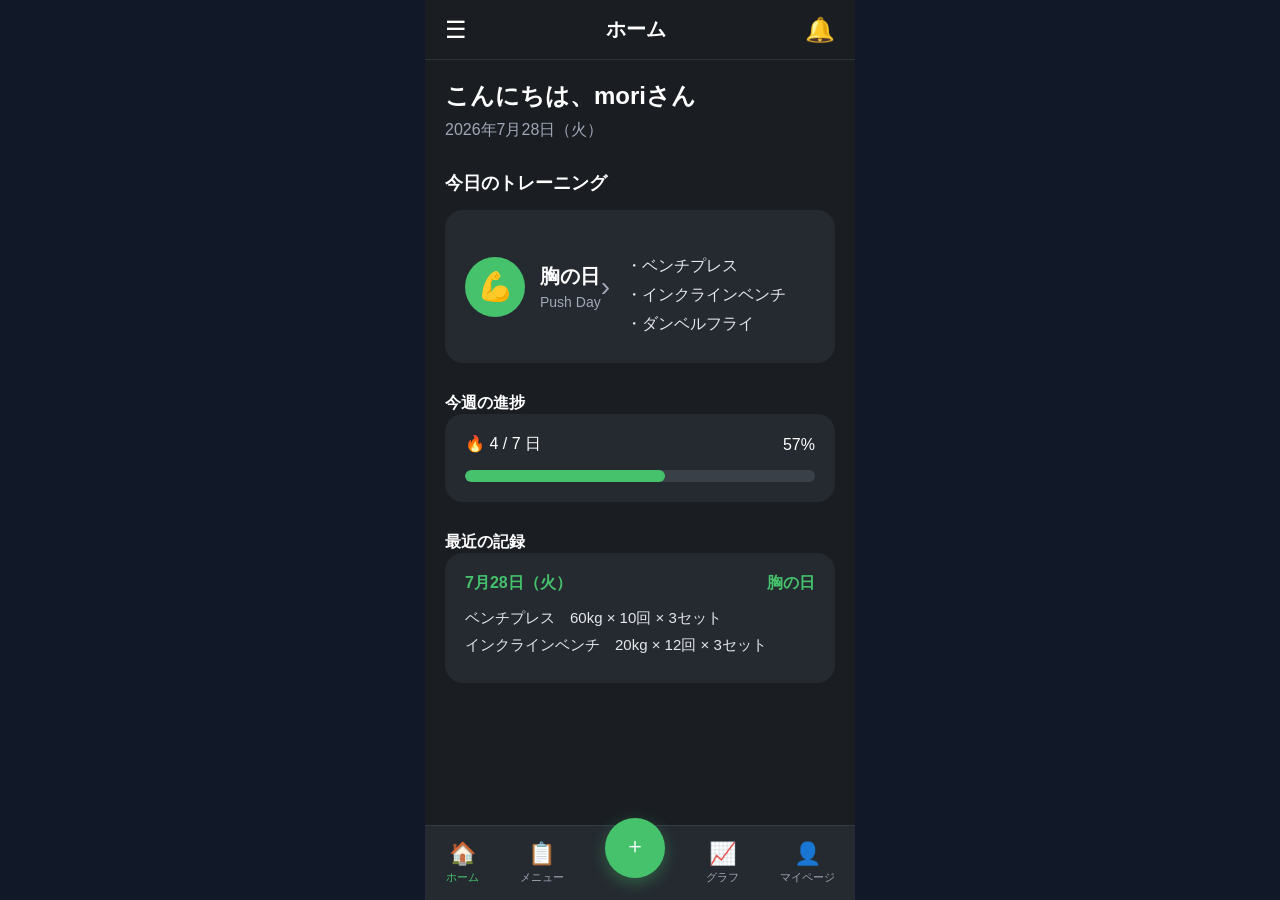
<file: index.html>
<!DOCTYPE html>
<html lang="en">
<head>
    <meta charset="UTF-8">
    <meta name="viewport" content="width=device-width, initial-scale=1.0">
    <title>筋トレ管理アプリ</title>
    <link rel="stylesheet" href="./style.css">
</head>
<body>
    
    <div class="app">
        <header class="header">
            <button class="menu-btn">☰</button>

            <h2>ホーム</h2>

            <button class="bell-btn">🔔</button>
        </header>

        <main class="home">

        <div class="welcome">
            <h3>こんにちは、moriさん </h3>
            <p>2026年7月28日（火）</p>
        </div>

        <section class="today-training">
            <h4>今日のトレーニング</h4>

            <div class="training-card">

                <div class="card-header">
                    <div class="icon">💪</div>

                    <div class="training-title">
                        <h3>胸の日</h3>
                        <p>Push Day</p>
                    </div>

                    <span class="arrow">›</span>
                </div>

                <div class="exercise-list">
                    <p>・ベンチプレス</p>
                    <p>・インクラインベンチ</p>
                    <p>・ダンベルフライ</p>
                </div>

            </div>

        </section>

        <section class="progress-section">

            <h4>今週の進捗</h4>

            <div class="progress-card">

                <div class="progress-top">
                    <span>🔥 4 / 7 日</span>
                    <span>57%</span>
                </div>

                <div class="progress-bar">
                    <div class="progress-fill"></div>
                </div>

            </div>

        </section>

        <section class="recent-section">

            <h4>最近の記録</h4>

            <div class="recent-card">

                <div class="recent-date">
                    <span>7月28日（火）</span>
                    <span>胸の日</span>
                </div>

                <div class="recent-detail">
                    <p>ベンチプレス　60kg × 10回 × 3セット</p>
                    <p>インクラインベンチ　20kg × 12回 × 3セット</p>
                </div>

            </div>

        </section>

        </main>

        <nav class="bottom-nav">

            <a href="#" class="nav-item active">
                <span>🏠</span>
                <small>ホーム</small>
            </a>

            <a href="#" class="nav-item">
                <span>📋</span>
                <small>メニュー</small>
            </a>

            <a href="#" class="nav-item record-btn">
                <span>＋</span>
            </a>

            <a href="#" class="nav-item">
                <span>📈</span>
                <small>グラフ</small>
            </a>

            <a href="#" class="nav-item">
                <span>👤</span>
                <small>マイページ</small>
            </a>

        </nav>

    </div>

    <script src="./app.js"></script>
</body>
</html>
</file>
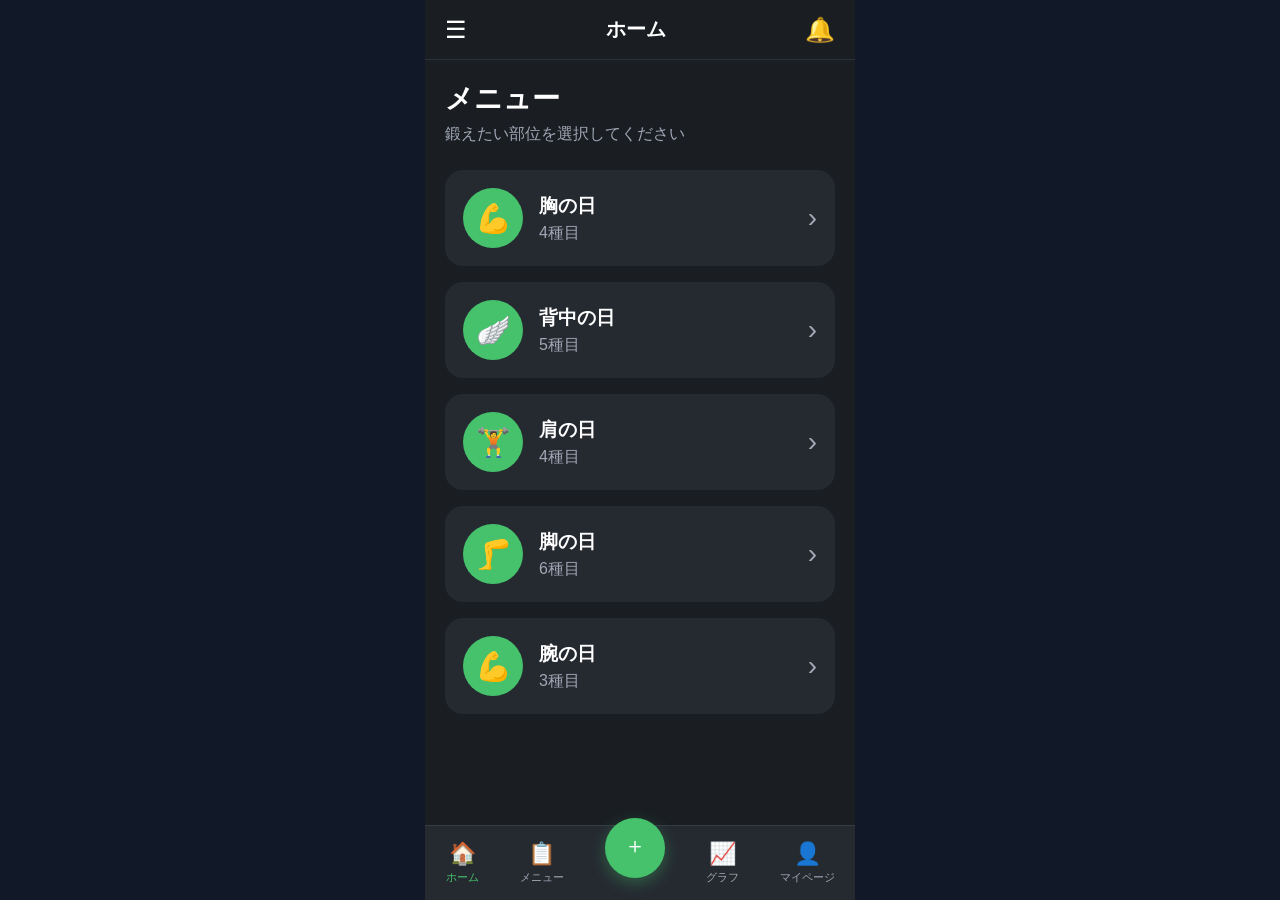
<file: menu-list.html>
<!DOCTYPE html>
<html lang="en">
<head>
    <meta charset="UTF-8">
    <meta name="viewport" content="width=device-width, initial-scale=1.0">
    <title>筋トレ管理アプリ</title>
    <link rel="stylesheet" href="./style.css">
</head>
<body>
    
    <div class="app">
        <header class="header">
            <button class="menu-btn">☰</button>

            <h2>ホーム</h2>

            <button class="bell-btn">🔔</button>
        </header>

        <main class="menu-page">

            <div class="menu-title">
                <h2>メニュー</h2>
                <p>鍛えたい部位を選択してください</p>
            </div>

            <section class="body-list">

                <a href="menu.html" class="body-card">
                    <div class="body-icon">💪</div>

                    <div class="body-info">
                        <h3>胸の日</h3>
                        <p>4種目</p>
                    </div>

                    <span>›</span>
                </a>

                <a href="#" class="body-card">
                    <div class="body-icon">🪽</div>

                    <div class="body-info">
                        <h3>背中の日</h3>
                        <p>5種目</p>
                    </div>

                    <span>›</span>
                </a>

                <a href="#" class="body-card">
                    <div class="body-icon">🏋️</div>

                    <div class="body-info">
                        <h3>肩の日</h3>
                        <p>4種目</p>
                    </div>

                    <span>›</span>
                </a>

                <a href="#" class="body-card">
                    <div class="body-icon">🦵</div>

                    <div class="body-info">
                        <h3>脚の日</h3>
                        <p>6種目</p>
                    </div>

                    <span>›</span>
                </a>

                <a href="#" class="body-card">
                    <div class="body-icon">💪</div>

                    <div class="body-info">
                        <h3>腕の日</h3>
                        <p>3種目</p>
                    </div>

                    <span>›</span>
                </a>

            </section>
        

        </main>

        <nav class="bottom-nav">

            <a href="#" class="nav-item active">
                <span>🏠</span>
                <small>ホーム</small>
            </a>

            <a href="#" class="nav-item">
                <span>📋</span>
                <small>メニュー</small>
            </a>

            <a href="#" class="nav-item record-btn">
                <span>＋</span>
            </a>

            <a href="#" class="nav-item">
                <span>📈</span>
                <small>グラフ</small>
            </a>

            <a href="#" class="nav-item">
                <span>👤</span>
                <small>マイページ</small>
            </a>

        </nav>

    </div>

    <script src="./app.js"></script>
</body>
</html>
</file>
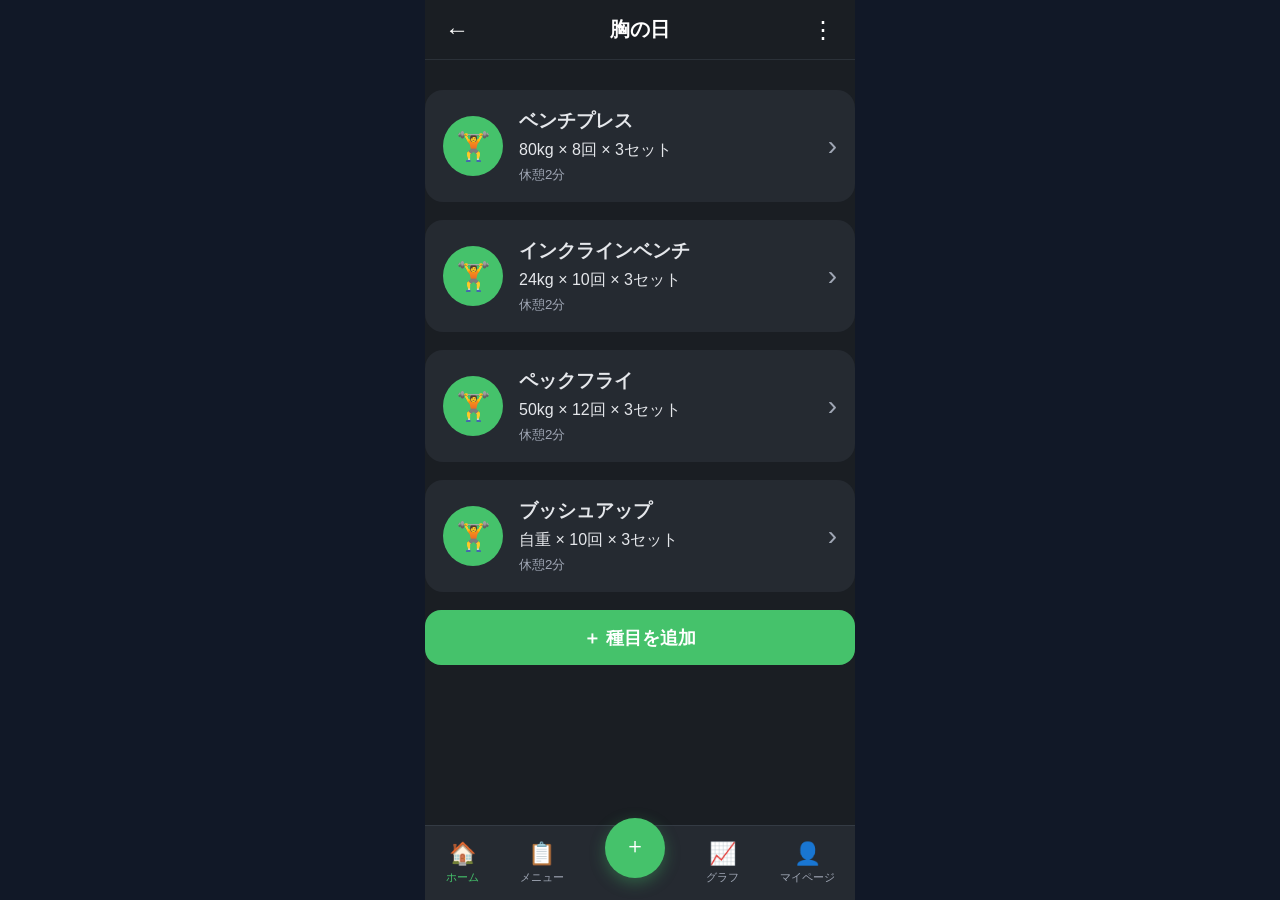
<file: menu.html>
<!DOCTYPE html>
<html lang="en">
<head>
    <meta charset="UTF-8">
    <meta name="viewport" content="width=device-width, initial-scale=1.0">
    <title>筋トレ管理アプリ</title>
    <link rel="stylesheet" href="./style.css">
</head>
<body>
    <div class="app">
        <header class="header">
           <button class="back-btn">←</button>

                <h2>胸の日</h2>

                <button class="more-btn">⋮</button>
        </header>
    
        <main class="menu-home">

            <div class="menu-header"></div>

            <section class="menu-list">
                <div class="menu-card">
                    <div class="menu-left">
                        <div class="menu-icon">🏋️</div>

                        <div>
                            <h3>ベンチプレス</h3>
                            <p>80kg × 8回 × 3セット</p>
                            <small>休憩2分</small>
                        </div>
                    </div>
                    <span class="arrow">›</span>
                </div>

                <div class="menu-card">
                    <div class="menu-left">
                        <div class="menu-icon">🏋️</div>

                        <div>
                            <h3>インクラインベンチ</h3>
                            <p>24kg × 10回 × 3セット</p>
                            <small>休憩2分</small>
                        </div>
                    </div>
                    <span class="arrow">›</span>
                </div>

                <div class="menu-card">
                    <div class="menu-left">
                        <div class="menu-icon">🏋️</div>

                        <div>
                            <h3>ペックフライ    </h3>
                            <p>50kg × 12回 × 3セット</p>
                            <small>休憩2分</small>
                        </div>
                    </div>
                    <span class="arrow">›</span>
                </div>

                <div class="menu-card">
                    <div class="menu-left">
                        <div class="menu-icon">🏋️</div>

                        <div>
                            <h3>ブッシュアップ</h3>
                            <p>自重 × 10回 × 3セット</p>
                            <small>休憩2分</small>
                        </div>
                    </div>
                    <span class="arrow">›</span>
                </div>

                <button class="add-menu-btn">
                    ＋ 種目を追加
                </button>
                
            </section>

        </main>

        <nav class="bottom-nav">

            <a href="#" class="nav-item active">
                <span>🏠</span>
                <small>ホーム</small>
            </a>

            <a href="#" class="nav-item">
                <span>📋</span>
                <small>メニュー</small>
            </a>

            <a href="#" class="nav-item record-btn">
                <span>＋</span>
            </a>

            <a href="#" class="nav-item">
                <span>📈</span>
                <small>グラフ</small>
            </a>

            <a href="#" class="nav-item">
                <span>👤</span>
                <small>マイページ</small>
            </a>

        </nav>

    </div>

    <script src="./app.js"></script>
</body>
</html>
</file>
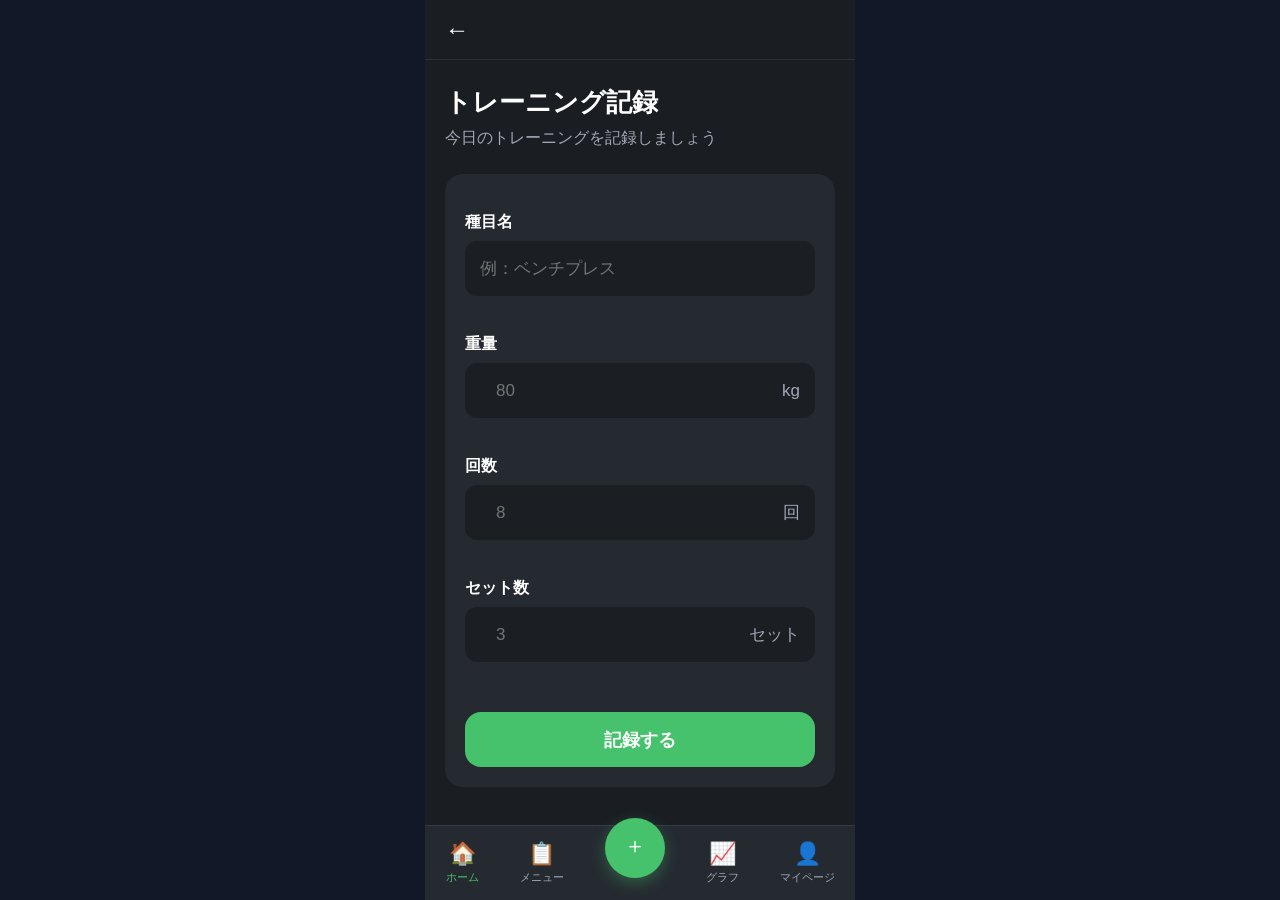
<file: record.html>
<!DOCTYPE html>
<html lang="en">
<head>
    <meta charset="UTF-8">
    <meta name="viewport" content="width=device-width, initial-scale=1.0">
    <title>筋トレ管理アプリ</title>
    <link rel="stylesheet" href="./style.css">
</head>
<body>
    <div class="app">
        <header class="header">
           <button class="back-btn">←</button>


        </header>
    
        <main class="record-page">

            <div class="record-header">
                <h2>トレーニング記録</h2>
                <p>今日のトレーニングを記録しましょう</p>
            </div>

            <section class="record-form">

                <div class="input-group">
                    <label>種目名</label>
                    <input
                        id="exerciseName"
                        type="text"
                        placeholder="例：ベンチプレス"
                    >
                </div>

                <div class="input-group">
                    <label>重量</label>

                    <div class="input-unit">
                        <input
                            id="weight"
                            type="number"
                            placeholder="80"
                        >
                        <span>kg</span>
                    </div>
                </div>

                <div class="input-group">
                    <label>回数</label>

                    <div class="input-unit">
                        <input
                            id="reps"
                            type="number"
                            placeholder="8"
                        >
                        <span>回</span>
                    </div>
                </div>

                <div class="input-group">
                    <label>セット数</label>

                    <div class="input-unit">
                        <input
                            id="sets"
                            type="number"
                            placeholder="3"
                        >
                        <span>セット</span>
                    </div>
                </div>

                <button class="recordBtn">
                    記録する
                </button>

                <div id="recordResult"></div>

            </section>

        </main>

        <nav class="bottom-nav">

            <a href="#" class="nav-item active">
                <span>🏠</span>
                <small>ホーム</small>
            </a>

            <a href="#" class="nav-item">
                <span>📋</span>
                <small>メニュー</small>
            </a>

            <a href="#" class="nav-item record-btn">
                <span>＋</span>
            </a>

            <a href="#" class="nav-item">
                <span>📈</span>
                <small>グラフ</small>
            </a>

            <a href="#" class="nav-item">
                <span>👤</span>
                <small>マイページ</small>
            </a>

        </nav>

    </div>

    <script src="./app.js"></script>
</body>
</html>
</file>
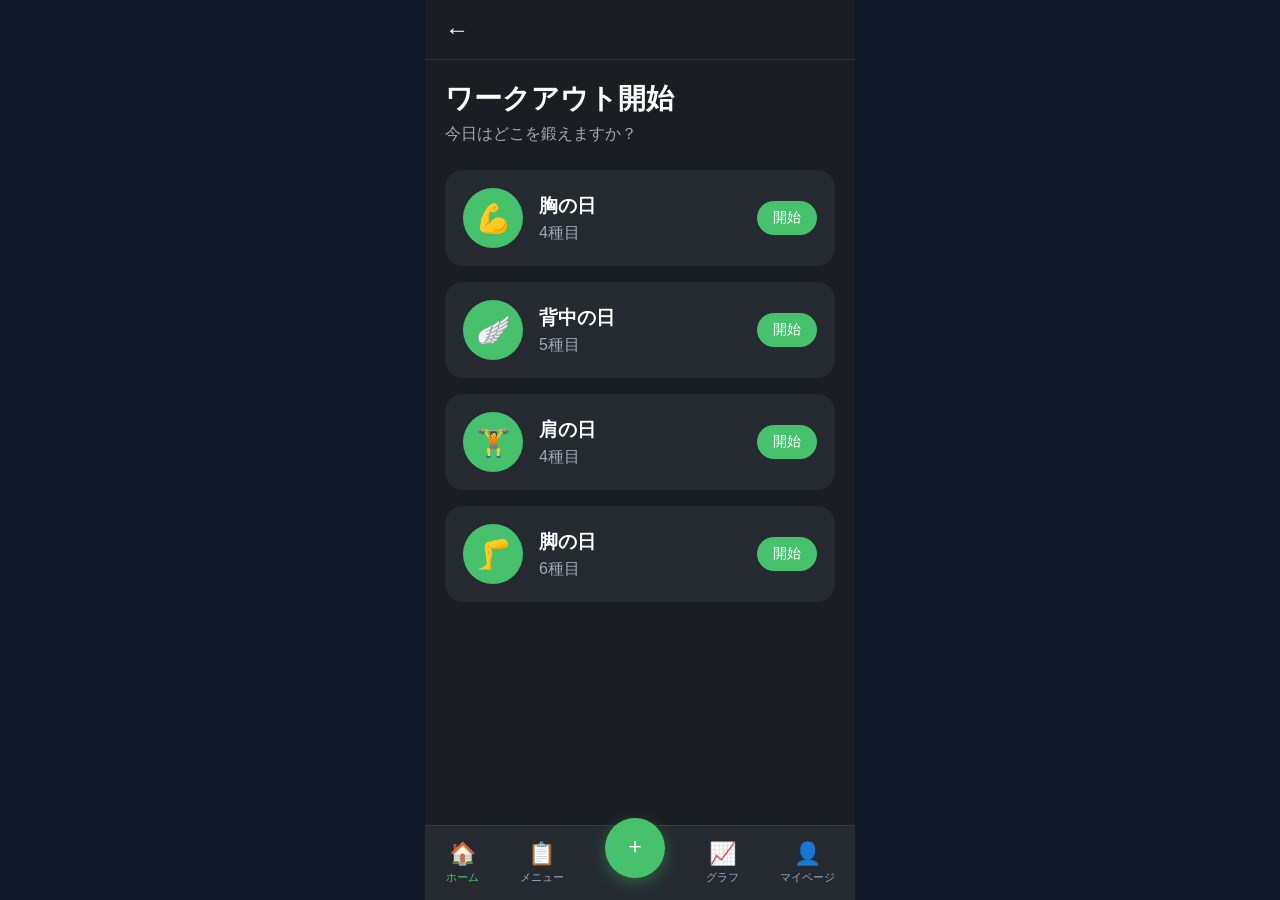
<file: workout.html>
<!DOCTYPE html>
<html lang="en">
<head>
    <meta charset="UTF-8">
    <meta name="viewport" content="width=device-width, initial-scale=1.0">
    <title>筋トレ管理アプリ</title>
    <link rel="stylesheet" href="./style.css">
</head>
<body>
    
    <div class="app">
        <header class="header">
            <button class="back-btn">←</button>

        </header>

        <main class="menu-page">

            <div class="workout-title">
                <h2>ワークアウト開始</h2>
                <p>今日はどこを鍛えますか？</p>
            </div>

            <section class="workout-list">

                <a href="record.html" class="workout-card">
                    <div class="workout-icon">💪</div>

                    <div class="workout-info">
                        <h3>胸の日</h3>
                        <p>4種目</p>
                    </div>

                    <span>開始</span>
                </a>

                <a href="#" class="workout-card">
                    <div class="workout-icon">🪽</div>

                    <div class="workout-info">
                        <h3>背中の日</h3>
                        <p>5種目</p>
                    </div>

                    <span>開始</span>
                </a>

                <a href="#" class="workout-card">
                    <div class="workout-icon">🏋️</div>

                    <div class="workout-info">
                        <h3>肩の日</h3>
                        <p>4種目</p>
                    </div>

                    <span>開始</span>
                </a>

                <a href="#" class="workout-card">
                    <div class="workout-icon">🦵</div>

                    <div class="workout-info">
                        <h3>脚の日</h3>
                        <p>6種目</p>
                    </div>

                    <span>開始</span>
                </a>

            </section>
        

        </main>

        <nav class="bottom-nav">

            <a href="#" class="nav-item active">
                <span>🏠</span>
                <small>ホーム</small>
            </a>

            <a href="#" class="nav-item">
                <span>📋</span>
                <small>メニュー</small>
            </a>

            <a href="#" class="nav-item record-btn">
                <span>＋</span>
            </a>

            <a href="#" class="nav-item">
                <span>📈</span>
                <small>グラフ</small>
            </a>

            <a href="#" class="nav-item">
                <span>👤</span>
                <small>マイページ</small>
            </a>

        </nav>

    </div>

    <script src="./app.js"></script>
</body>
</html>
</file>
<file: style.css>
*{
    margin:0;
    padding:0;
    box-sizing:border-box;
}

body{
    background:#111827;
    font-family:sans-serif;
}

.app{
    max-width:430px;
    min-height:100vh;
    margin:auto;
    background:#1A1E23;
}

.header{
    height:60px;
    display:flex;
    align-items:center;
    justify-content:space-between;
    padding:0 20px;
    color:white;
    border-bottom:1px solid #2B3138;
}

.header h2{
    font-size:20px;
}

.menu-btn,
.bell-btn{
    background:none;
    border:none;
    color:white;
    font-size:24px;
    cursor:pointer;
}

.home{
    padding:20px;
    color:white;
}

.welcome h3{
    font-size:24px;
    margin-bottom:8px;
}

.welcome p{
    color:#A0A7B5;
    margin-bottom:30px;
}

.today-training h4{
    margin-bottom:15px;
    font-size:18px;
}

.training-card{
    background:#252A31;
    border-radius:16px;
    padding:20px;
    display:flex;
    align-items:center;
    gap:16px;
}

.icon{
    width:60px;
    height:60px;
    background:#45C26B;
    border-radius:50%;
    display:flex;
    justify-content:center;
    align-items:center;
    font-size:28px;
}

.training-info h3{
    margin-bottom:6px;
}

.training-info p{
    color:#A0A7B5;
}

.training-card{
    background:#252A31;
    border-radius:18px;
    padding:20px;
}

.card-header{
    display:flex;
    align-items:center;
}

.training-title{
    margin-left:15px;
}

.training-title h3{
    font-size:20px;
    margin-bottom:4px;
}

.training-title p{
    color:#A0A7B5;
    font-size:14px;
}

.arrow{
    margin-left:auto;
    font-size:28px;
    color:#A0A7B5;
}

.exercise-list{
    margin-top:18px;
}

.exercise-list p{
    margin:8px 0;
    color:#E5E7EB;
}

.progress-section{
    margin-top:30px;
}

.progress-card{
    background:#252A31;
    border-radius:18px;
    padding:20px;
}

.progress-top{
    display:flex;
    justify-content:space-between;
    align-items:center;
    color:white;
    margin-bottom:15px;
    font-size:16px;
}

.progress-bar{
    width:100%;
    height:12px;
    background:#3A4048;
    border-radius:10px;
    overflow:hidden;
}

.progress-fill{
    width:57%;
    height:100%;
    background:#45C26B;
    border-radius:10px;
}

.recent-section{
    margin-top:30px;
    margin-bottom:100px; /* 下のナビと被らないように */
}

.recent-card{
    background:#252A31;
    border-radius:18px;
    padding:20px;
}

.recent-date{
    display:flex;
    justify-content:space-between;
    color:#45C26B;
    font-weight:bold;
    margin-bottom:15px;
}

.recent-detail p{
    color:#E5E7EB;
    margin:8px 0;
    font-size:15px;
}

.bottom-nav{
    position:fixed;
    bottom:0;
    left:50%;
    transform:translateX(-50%);
    width:100%;
    max-width:430px;
    height:75px;
    background:#252A31;
    display:flex;
    justify-content:space-around;
    align-items:center;
    border-top:1px solid #343B44;
}

.nav-item{
    text-decoration:none;
    color:#A0A7B5;
    display:flex;
    flex-direction:column;
    align-items:center;
    font-size:13px;
}

.nav-item span{
    font-size:22px;
    margin-bottom:4px;
}

.active{
    color:#45C26B;
}

.record-btn{
    width:60px;
    height:60px;
    background:#45C26B;
    border-radius:50%;
    display:flex;
    justify-content:center;
    align-items:center;
    margin-top:-30px;
    color:white;
    font-size:34px;
    box-shadow:0 5px 15px rgba(69,194,107,.35);
}

.record-btn small{
    display:none;
}

.menu-page{
    
    padding:20px;
    color:white;
}

.menu-header{
    margin-bottom:30px;
}

.menu-header h2{
    font-size:26px;
    color: white;
}

.menu-card{
    background:#252A31;
    border-radius:18px;
    padding:18px;
    display:flex;
    justify-content:space-between;
    align-items:center;
    margin-bottom:18px;
}

.menu-left{
    display:flex;
    align-items:center;
    gap:16px;
}

.menu-icon{
    width:60px;
    height:60px;
    border-radius:50%;
    background:#45C26B;
    display:flex;
    justify-content:center;
    align-items:center;
    font-size:28px;
}

.menu-card h3{
    color:#E5E7EB;
    margin-bottom:6px;
}

.menu-card p{
    color:#E5E7EB;
    margin-bottom:4px;
}

.menu-card small{
    color:#A0A7B5;
}

.arrow{
    font-size:28px;
    color:#A0A7B5;
}

.back-btn,
.more-btn {
    background:none;
    border:none;
    color:white;
    font-size:24px;
    cursor:pointer;
    
}

.add-menu-btn{
    width:100%;
    height:55px;
    border:none;
    border-radius:16px;
    background:#45C26B;
    color:white;
    font-size:18px;
    font-weight:bold;
    cursor:pointer;
    margin-bottom:100px;
    transition:0.2s;
}

.add-menu-btn:hover{
    opacity:0.9;
}

.menu-title{
    color:white;
    margin-bottom:25px;
}

.menu-title h2{
    font-size:28px;
    margin-bottom:6px;
}

.menu-title p{
    color:#A0A7B5;
}

.body-card{
    background:#252A31;
    border-radius:18px;
    padding:18px;
    margin-bottom:16px;
    display:flex;
    align-items:center;
    text-decoration:none;
    color:white;
}

.body-icon{
    width:60px;
    height:60px;
    border-radius:50%;
    background:#45C26B;
    display:flex;
    justify-content:center;
    align-items:center;
    font-size:28px;
}

.body-info{
    margin-left:16px;
}

.body-info h3{
    margin-bottom:4px;
}

.body-info p{
    color:#A0A7B5;
}

.body-card span{
    margin-left:auto;
    font-size:28px;
    color:#A0A7B5;
}

.record-title{
    color:white;
    margin-bottom:25px;
}

.record-title h2{
    font-size:28px;
    margin-bottom:6px;
}

.record-title p{
    color:#A0A7B5;
}

.record-form{
    display:flex;
    flex-direction:column;
}

.record-form label{
    color:white;
    margin-bottom:8px;
    margin-top:18px;
}

.record-form input,
.record-form textarea{
    background:#252A31;
    border:none;
    border-radius:14px;
    padding:16px;
    color:white;
    font-size:16px;
}

.record-form textarea{
    resize:none;
    height:120px;
}

.record-form button{
    margin-top:30px;
    height:55px;
    border:none;
    border-radius:16px;
    background:#45C26B;
    color:white;
    font-size:18px;
    font-weight:bold;
}


.workout-title{
    color:white;
    margin-bottom:25px;
}

.workout-title h2{
    font-size:28px;
    margin-bottom:6px;
}

.workout-title p{
    color:#A0A7B5;
}

.workout-card{
    display:flex;
    align-items:center;
    background:#252A31;
    border-radius:18px;
    padding:18px;
    margin-bottom:16px;
    text-decoration:none;
    color:white;
}

.workout-icon{
    width:60px;
    height:60px;
    border-radius:50%;
    background:#45C26B;
    display:flex;
    justify-content:center;
    align-items:center;
    font-size:28px;
}

.workout-info{
    margin-left:16px;
}

.workout-info h3{
    margin-bottom:4px;
}

.workout-info p{
    color:#A0A7B5;
}

.workout-card span{
    margin-left:auto;
    background:#45C26B;
    color:white;
    padding:8px 16px;
    border-radius:20px;
    font-size:14px;
}

.record-page{
    padding:25px 20px 110px;
    color:white;
}

.record-header{
    margin-bottom:25px;
}

.record-header h2{
    font-size:26px;
    margin-bottom:8px;
}

.record-header p{
    color:#A0A7B5;
}

.record-form{
    background:#252A31;
    padding:20px;
    border-radius:18px;
}

.input-group{
    margin-bottom:20px;
}

.input-group label{
    display:block;
    margin-bottom:8px;
    font-weight:bold;
}

.input-group > input,
.input-unit{
    width:100%;
    box-sizing:border-box;
    height:55px;
    background:#1B1F24;
    border:none;
    border-radius:12px;
    color:white;
    font-size:17px;
}

.input-group > input{
    padding:0 15px;
    outline:none;
}

.input-unit{
    display:flex;
    align-items:center;
    padding:0 15px;
}

.input-unit input{
    flex:1;
    height:100%;
    border:none;
    outline:none;
    background:transparent;
    color:white;
    font-size:17px;
}

.input-unit span{
    color:#A0A7B5;
}

.recorBtn{
    width:100%;
    height:55px;
    border:none;
    border-radius:14px;
    background:#45C26B;
    color:white;
    font-size:17px;
    font-weight:bold;
    cursor:pointer;
}
</file>
